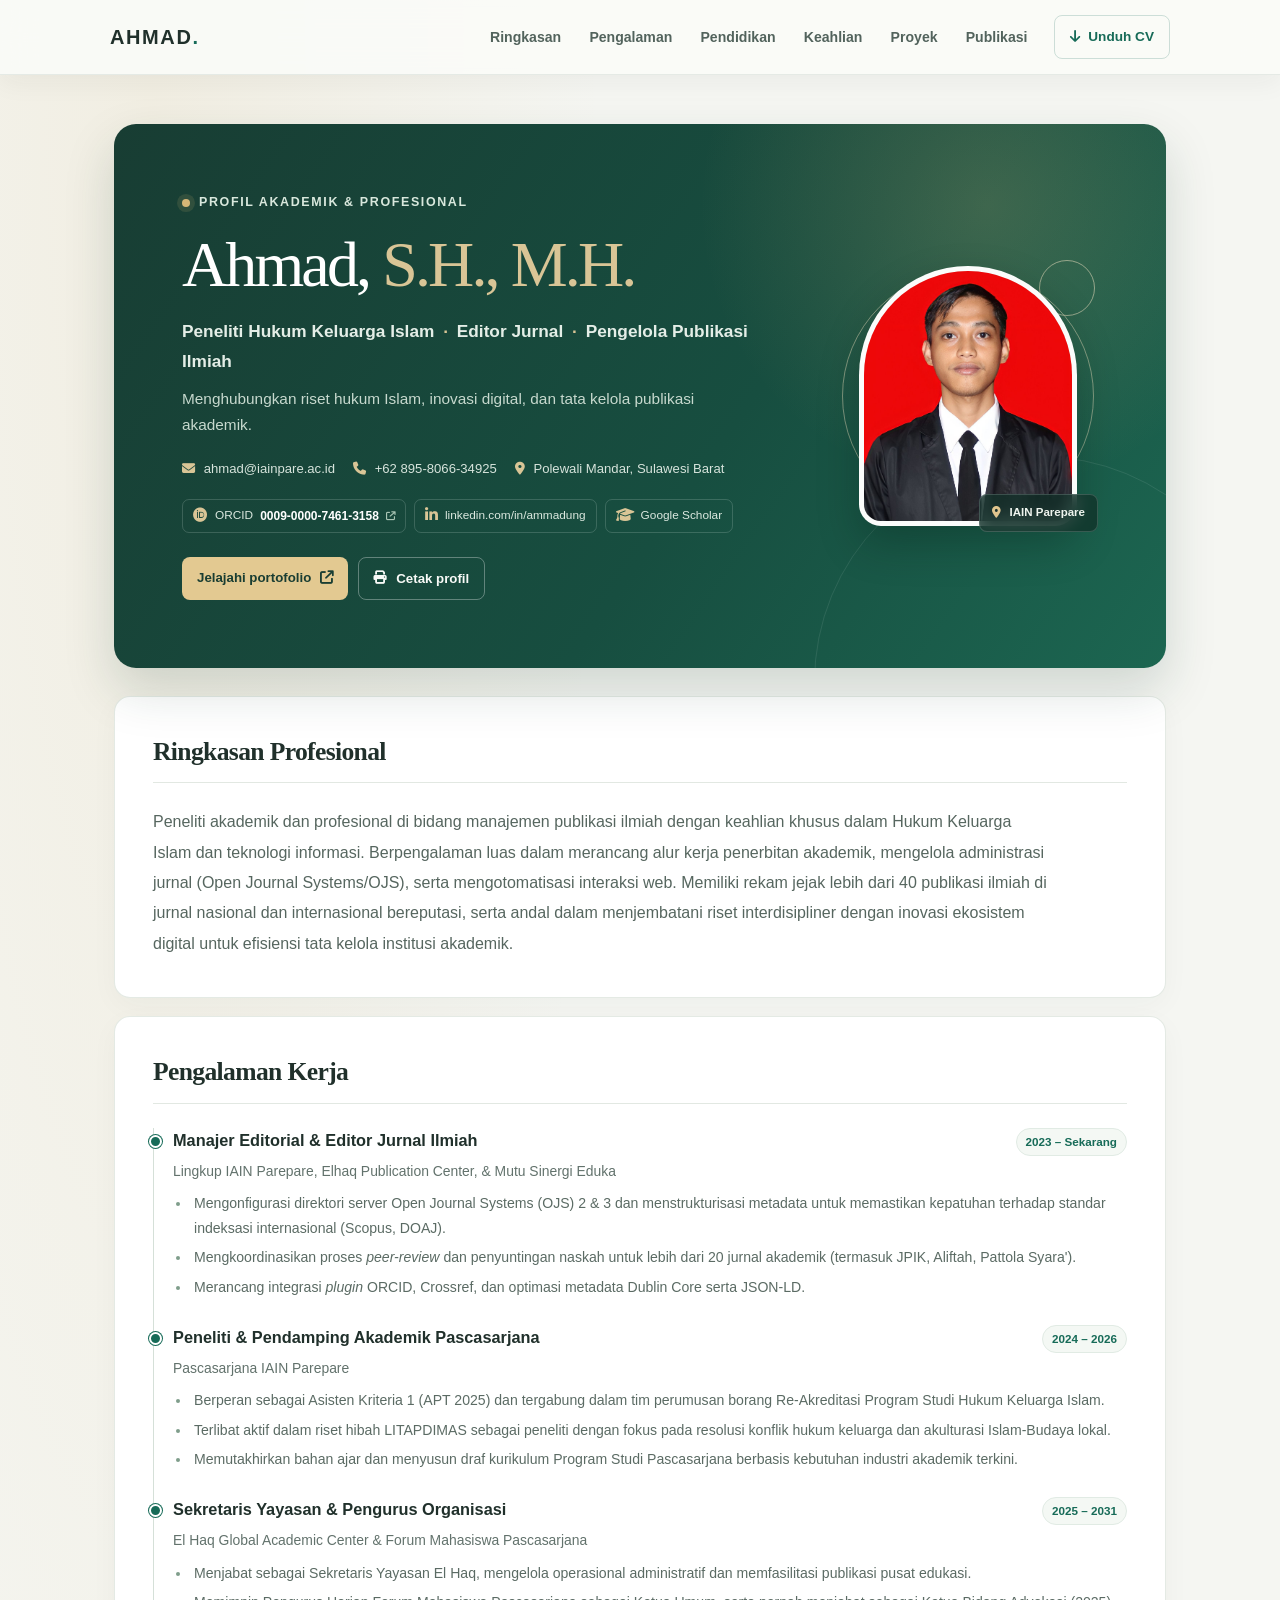
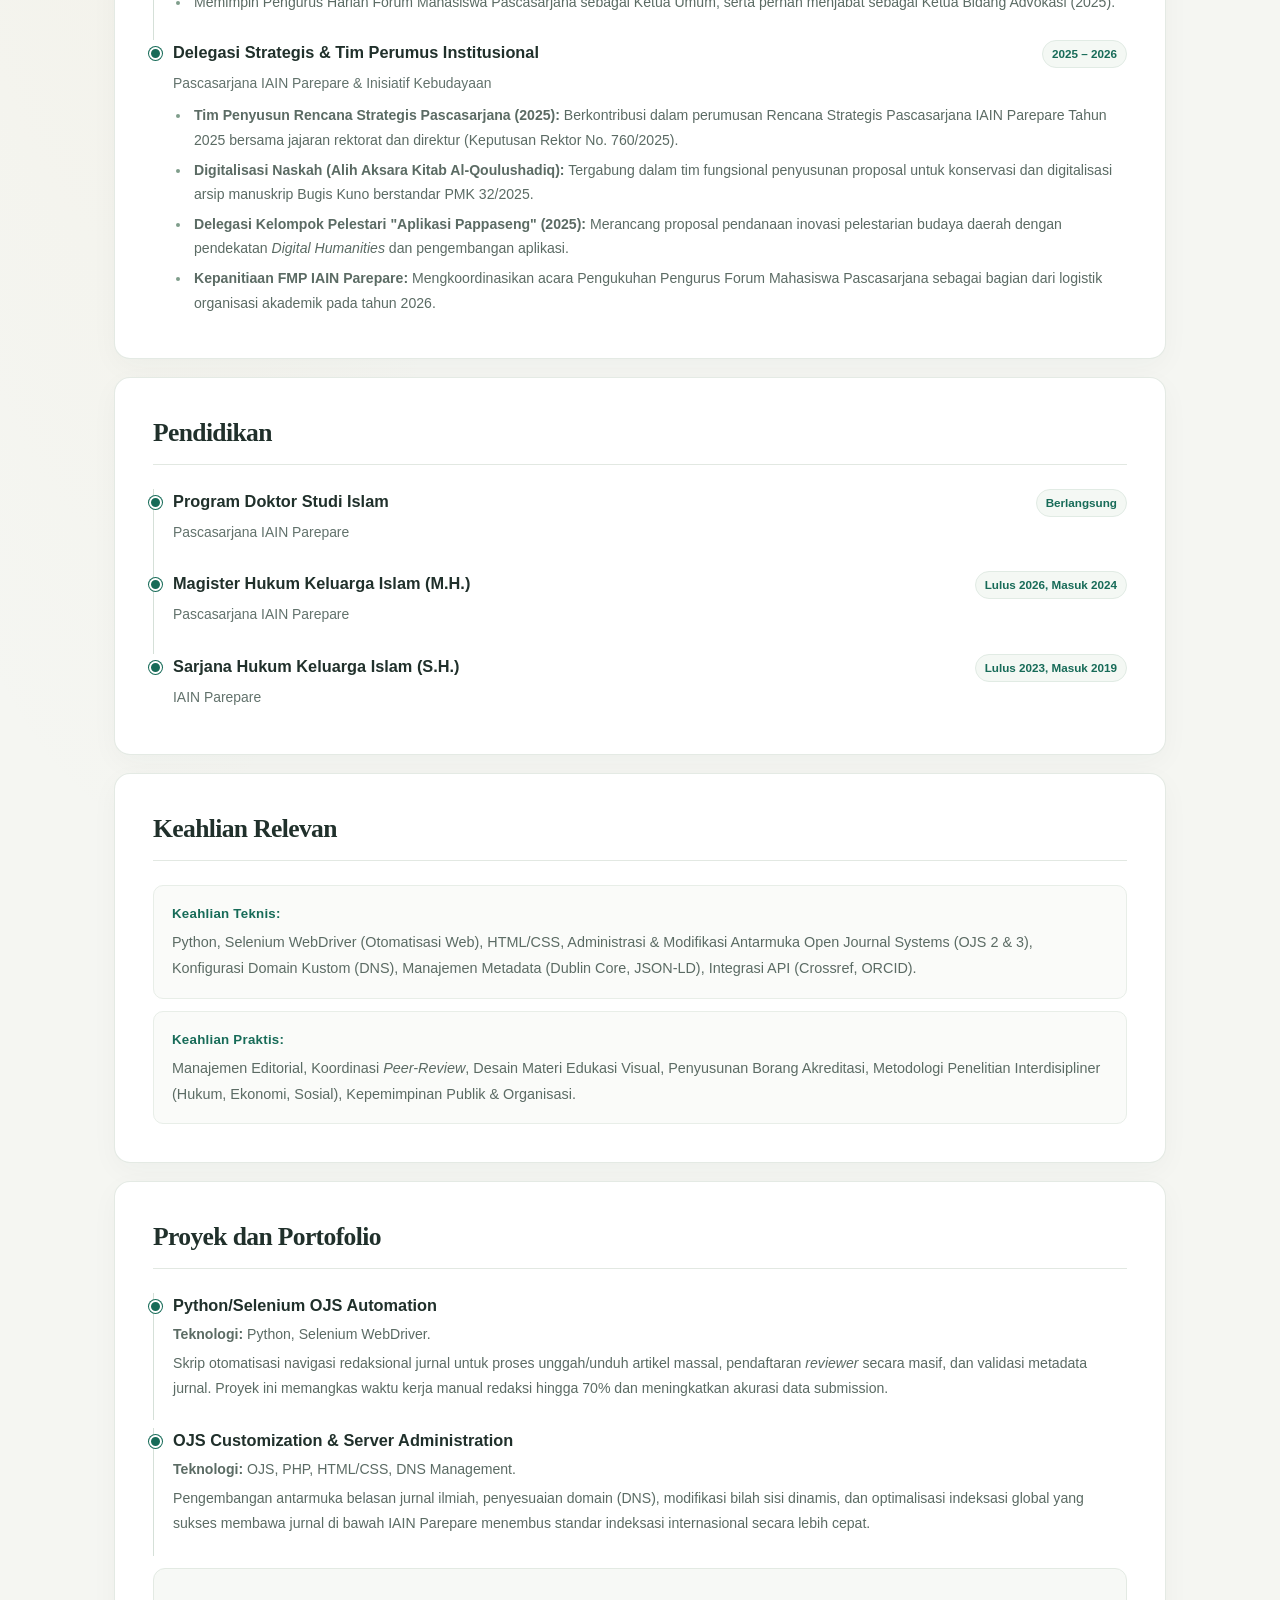
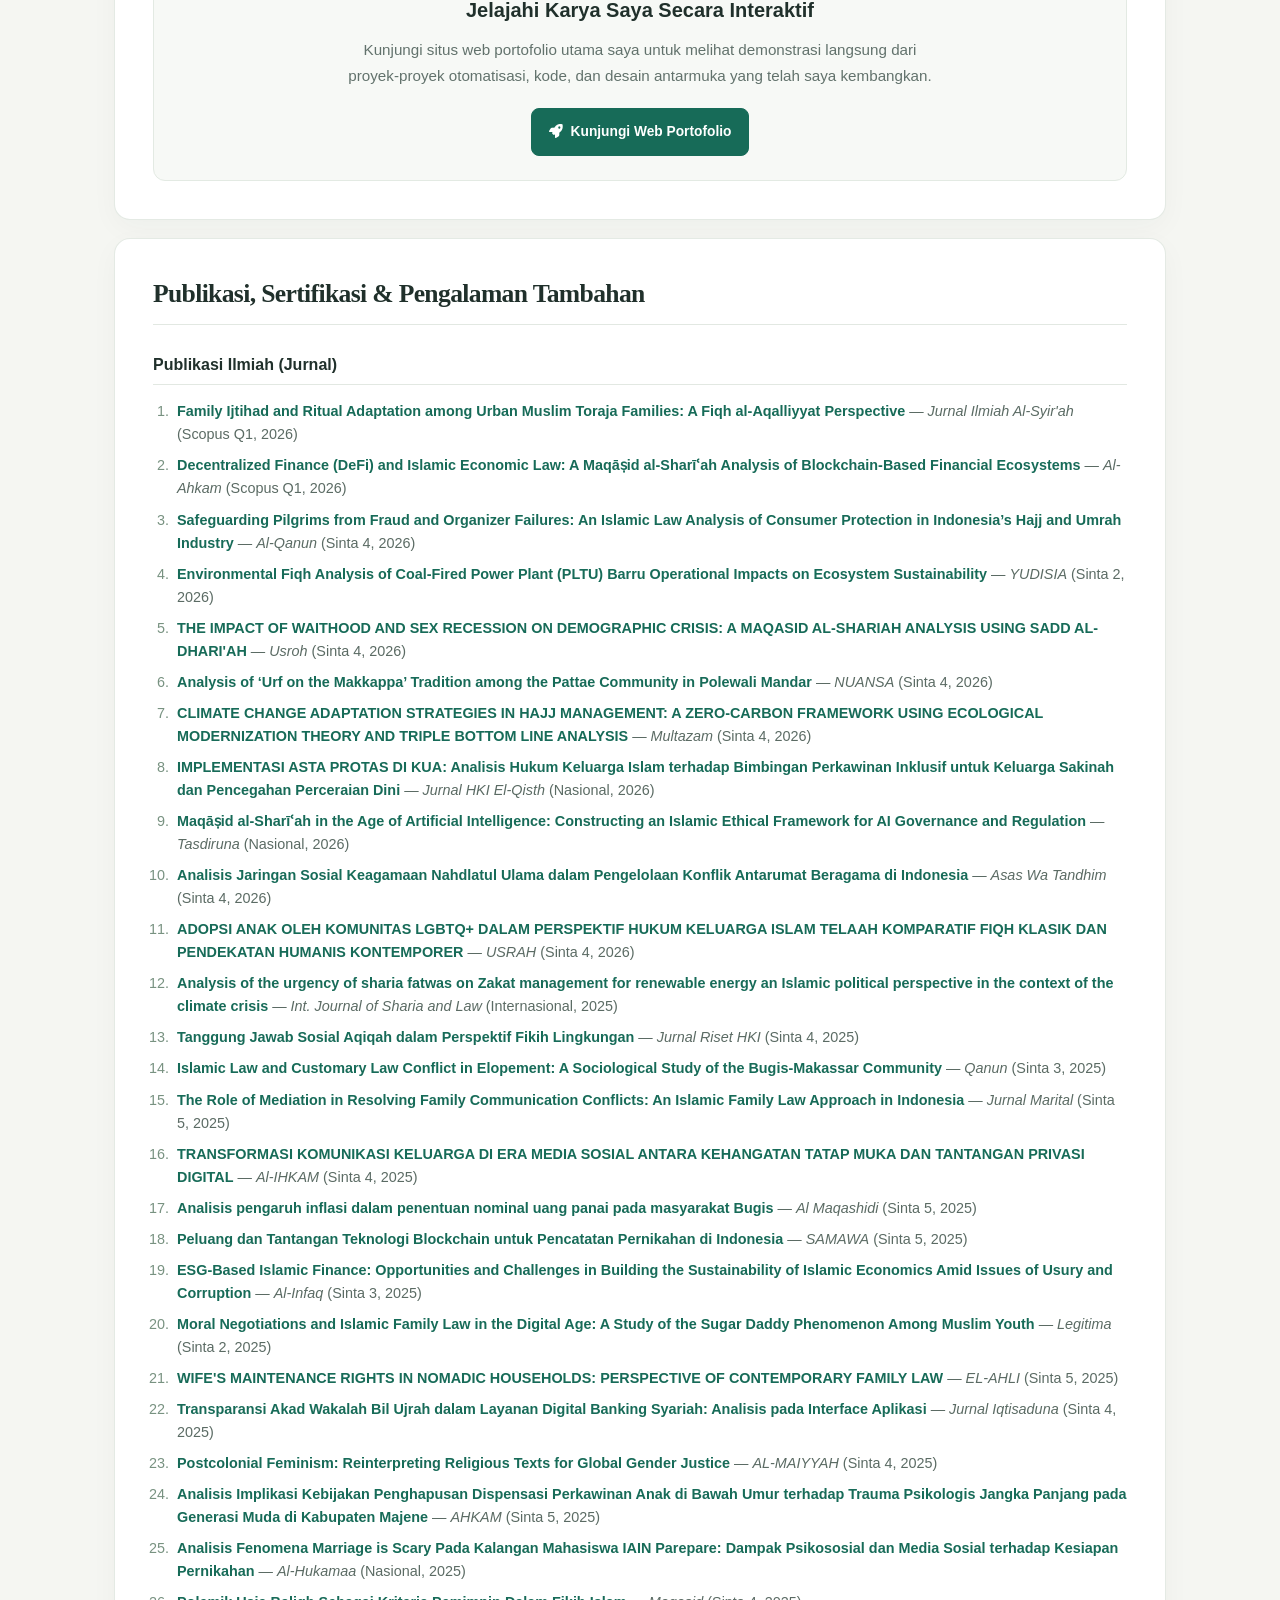
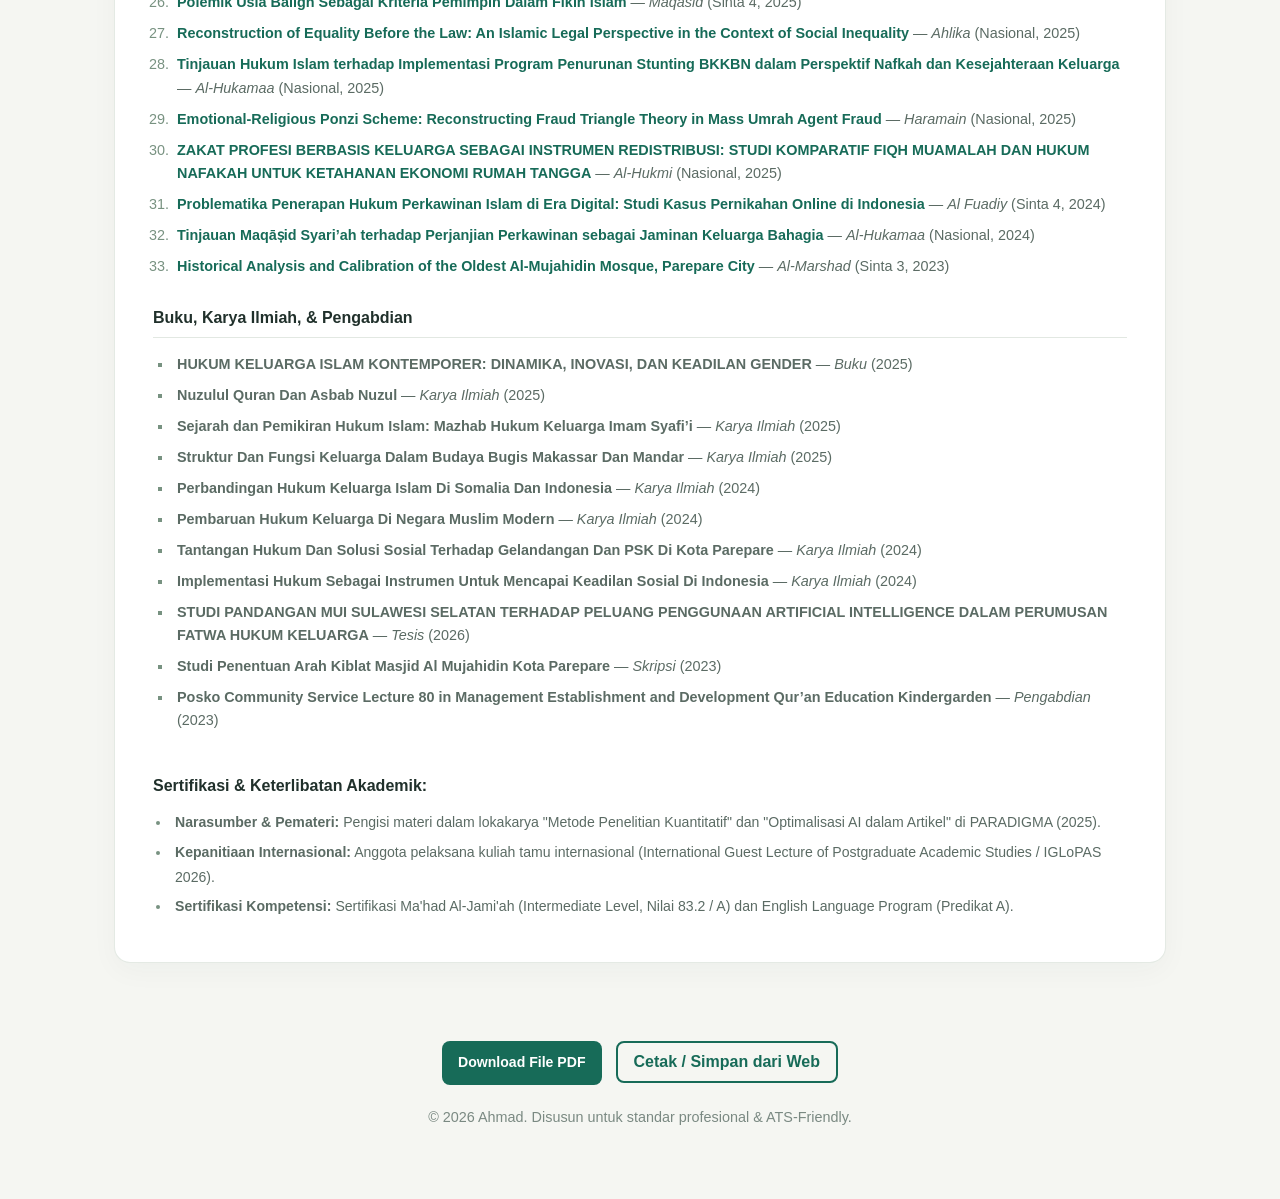
<file: index.html>
<!DOCTYPE html>
<html lang="id">
<head>
    <meta charset="UTF-8">
    <meta name="viewport" content="width=device-width, initial-scale=1.0">
    <title>Ahmad, S.H., M.H. — Profil Akademik</title>
    <meta name="description" content="Profil akademik Ahmad, peneliti Hukum Keluarga Islam, editor jurnal, dan pengelola publikasi ilmiah di IAIN Parepare.">
    <meta name="theme-color" content="#f5f6f2">
    
    <!-- Favicons -->
    <link rel="icon" type="image/png" href="assets/img/icons/favicon-96x96.png" sizes="96x96" />
    <link rel="icon" type="image/svg+xml" href="assets/img/icons/favicon.svg" />
    <link rel="shortcut icon" href="assets/img/icons/favicon.ico" />
    <link rel="apple-touch-icon" sizes="180x180" href="assets/img/icons/apple-touch-icon.png" />
    <link rel="manifest" href="assets/img/icons/site.webmanifest" />

    <link rel="stylesheet" href="assets/css/style.css">
    <link rel="stylesheet" href="https://cdnjs.cloudflare.com/ajax/libs/font-awesome/6.4.0/css/all.min.css">
    <style>
        /* Clean, Professional ATS-Friendly Layout Adjustments */
        body { background-color: var(--bg-light); padding-top: 80px; }
        .cv-container { max-width: 900px; margin: 0 auto; background: white; padding: 60px 80px; box-shadow: 0 4px 20px rgba(0,0,0,0.05); }
        
        .section-title { font-size: 1.5rem; text-transform: uppercase; border-bottom: 2px solid var(--border-color); padding-bottom: 5px; margin-bottom: 20px; margin-top: 40px; text-align: left; }
        .section-title::after { display: none; } /* Remove centered line */
        
        /* 1. Header */
        .cv-header { display: flex; flex-direction: column; align-items: center; text-align: center; border-bottom: 2px solid var(--primary-color); padding-bottom: 20px; margin-bottom: 30px; }
        .cv-header .profile-img { width: 135px; height: 180px; border-radius: 16px; object-fit: cover; margin-bottom: 15px; border: 3px solid var(--primary-color); box-shadow: 0 4px 10px rgba(0,0,0,0.1); padding: 5px; background-color: white; }
        .cv-header h1 { font-size: 2.8rem; margin-bottom: 5px; letter-spacing: 1px; }
        .cv-header .contact-info { display: flex; flex-wrap: wrap; justify-content: center; gap: 15px; font-size: 0.95rem; color: var(--text-color); margin-top: 10px; }
        .cv-header a { color: var(--primary-color); }
        .cv-header a:hover { text-decoration: underline; }

        /* General Content */
        .item-row { display: flex; justify-content: space-between; align-items: baseline; margin-bottom: 5px; }
        .item-title { font-size: 1.15rem; font-weight: bold; color: var(--text-color); }
        .item-subtitle { font-style: italic; color: var(--text-light); }
        .item-date { font-weight: bold; color: var(--primary-color); font-size: 0.95rem; white-space: nowrap; }
        .item-desc { margin-bottom: 20px; font-size: 0.95rem; }
        .item-desc ul { padding-left: 20px; list-style-type: disc; margin-top: 8px; }
        .item-desc li { margin-bottom: 5px; }

        /* Skills */
        .skills-group { margin-bottom: 15px; font-size: 0.95rem; }
        .skills-group strong { color: var(--text-color); }

        /* Attention Button */
        @keyframes pulse-attention {
            0% { transform: scale(1); box-shadow: 0 0 0 0 rgba(37, 99, 235, 0.7); }
            70% { transform: scale(1.05); box-shadow: 0 0 0 10px rgba(37, 99, 235, 0); }
            100% { transform: scale(1); box-shadow: 0 0 0 0 rgba(37, 99, 235, 0); }
        }
        .btn-pulse {
            animation: pulse-attention 2s infinite;
            display: inline-block;
            background-color: var(--primary-color);
            color: white;
            padding: 12px 24px;
            border-radius: 8px;
            text-decoration: none;
            font-weight: bold;
            transition: all 0.3s ease;
        }
        .btn-pulse:hover {
            animation: none;
            background-color: var(--secondary-color);
            color: white !important;
            transform: translateY(-2px);
        }

        @media (max-width: 768px) {
            .cv-container { padding: 30px 20px; }
            .item-row { flex-direction: column; justify-content: flex-start; }
            .item-date { margin-top: 5px; }
        }
        
        /* Print Styles for 'Download from Web' */
        @media print {
            body { background-color: white; padding-top: 0; }
            .cv-container { box-shadow: none; padding: 0; margin: 0; max-width: 100%; }
            .navbar, .no-print { display: none !important; }
            a { text-decoration: none; color: black !important; }
            .item-desc a { color: black !important; font-weight: normal; }
            .section-title { margin-top: 20px; }
        }
    </style>
    <link rel="stylesheet" href="assets/css/profile.css">
</head>
<body>
    <a class="skip-link" href="#summary">Lewati ke konten</a>
    <nav class="navbar" aria-label="Navigasi utama">
        <div class="container">
            <a href="#top" class="logo">AHMAD<span>.</span></a>
            <button class="nav-toggle" type="button" aria-expanded="false" aria-controls="navLinks" aria-label="Buka navigasi">
                <i class="fa-solid fa-bars" aria-hidden="true"></i>
            </button>
            <ul class="nav-links" id="navLinks">
                <li><a href="#summary">Ringkasan</a></li>
                <li><a href="#experience">Pengalaman</a></li>
                <li><a href="#education">Pendidikan</a></li>
                <li><a href="#skills">Keahlian</a></li>
                <li><a href="#projects">Proyek</a></li>
                <li><a href="#publications">Publikasi</a></li>
            </ul>
            <a class="nav-cta" href="assets/docs/CV%20AHMAD.pdf"><i class="fa-solid fa-arrow-down" aria-hidden="true"></i> Unduh CV</a>
        </div>
    </nav>

    <main class="cv-container" id="top">
        
        <!-- 1. Informasi Kontak (Header) -->
        <header class="cv-header">
            <div class="cv-intro">
                <p class="eyebrow"><span class="status-dot"></span> Profil akademik & profesional</p>
                <h1>Ahmad, <span>S.H., M.H.</span></h1>
                <p class="cv-headline">Peneliti Hukum Keluarga Islam <span aria-hidden="true">·</span> Editor Jurnal <span aria-hidden="true">·</span> Pengelola Publikasi Ilmiah</p>
                <p class="cv-lead">Menghubungkan riset hukum Islam, inovasi digital, dan tata kelola publikasi akademik.</p>
                <div class="contact-info">
                    <a href="mailto:ahmad@iainpare.ac.id"><i class="fa-solid fa-envelope" aria-hidden="true"></i> ahmad@iainpare.ac.id</a>
                    <a href="tel:+62895806634925"><i class="fa-solid fa-phone" aria-hidden="true"></i> +62 895-8066-34925</a>
                    <span><i class="fa-solid fa-location-dot" aria-hidden="true"></i> Polewali Mandar, Sulawesi Barat</span>
                </div>
                <div class="profile-links">
                    <a class="profile-link orcid-link" href="https://orcid.org/0009-0000-7461-3158" target="_blank" rel="noopener noreferrer">
                        <i class="fa-brands fa-orcid" aria-hidden="true"></i> <span>ORCID</span> <strong>0009-0000-7461-3158</strong> <i class="fa-solid fa-arrow-up-right-from-square external-icon" aria-hidden="true"></i>
                    </a>
                    <span class="profile-link"><i class="fa-brands fa-linkedin-in" aria-hidden="true"></i> linkedin.com/in/ammadung</span>
                    <span class="profile-link"><i class="fa-solid fa-graduation-cap" aria-hidden="true"></i> Google Scholar</span>
                </div>
                <div class="hero-actions no-print">
                    <a class="btn btn-primary" href="https://peoplecreative46-prog.github.io/ammadung" target="_blank" rel="noopener noreferrer">
                        Jelajahi portofolio <i class="fa-solid fa-arrow-up-right-from-square" aria-hidden="true"></i>
                    </a>
                    <button class="btn btn-secondary" type="button" onclick="window.print()">
                        <i class="fa-solid fa-print" aria-hidden="true"></i> Cetak profil
                    </button>
                </div>
            </div>
            <div class="profile-photo-wrap">
                <span class="photo-orbit" aria-hidden="true"></span>
                <img src="assets/img/hero/profile.jpg" alt="Foto profil Ahmad" class="profile-img">
                <span class="photo-caption"><i class="fa-solid fa-location-dot" aria-hidden="true"></i> IAIN Parepare</span>
            </div>
        </header>

        <!-- 2. Ringkasan Profesional (Summary) -->
        <section id="summary">
            <h2 class="section-title">Ringkasan Profesional</h2>
            <p class="summary-copy">
                Peneliti akademik dan profesional di bidang manajemen publikasi ilmiah dengan keahlian khusus dalam Hukum Keluarga Islam dan teknologi informasi. Berpengalaman luas dalam merancang alur kerja penerbitan akademik, mengelola administrasi jurnal (Open Journal Systems/OJS), serta mengotomatisasi interaksi web. Memiliki rekam jejak lebih dari 40 publikasi ilmiah di jurnal nasional dan internasional bereputasi, serta andal dalam menjembatani riset interdisipliner dengan inovasi ekosistem digital untuk efisiensi tata kelola institusi akademik.
            </p>
        </section>

        <!-- 3. Pengalaman Kerja (Work Experience) -->
        <section id="experience">
            <h2 class="section-title">Pengalaman Kerja</h2>

            <div class="item">
                <div class="item-row">
                    <span class="item-title">Manajer Editorial & Editor Jurnal Ilmiah</span>
                    <span class="item-date">2023 – Sekarang</span>
                </div>
                <div class="item-subtitle">Lingkup IAIN Parepare, Elhaq Publication Center, & Mutu Sinergi Eduka</div>
                <div class="item-desc">
                    <ul>
                        <li>Mengonfigurasi direktori server Open Journal Systems (OJS) 2 & 3 dan menstrukturisasi metadata untuk memastikan kepatuhan terhadap standar indeksasi internasional (Scopus, DOAJ).</li>
                        <li>Mengkoordinasikan proses <em>peer-review</em> dan penyuntingan naskah untuk lebih dari 20 jurnal akademik (termasuk JPIK, Aliftah, Pattola Syara').</li>
                        <li>Merancang integrasi <em>plugin</em> ORCID, Crossref, dan optimasi metadata Dublin Core serta JSON-LD.</li>
                    </ul>
                </div>
            </div>

            <div class="item">
                <div class="item-row">
                    <span class="item-title">Peneliti & Pendamping Akademik Pascasarjana</span>
                    <span class="item-date">2024 – 2026</span>
                </div>
                <div class="item-subtitle">Pascasarjana IAIN Parepare</div>
                <div class="item-desc">
                    <ul>
                        <li>Berperan sebagai Asisten Kriteria 1 (APT 2025) dan tergabung dalam tim perumusan borang Re-Akreditasi Program Studi Hukum Keluarga Islam.</li>
                        <li>Terlibat aktif dalam riset hibah LITAPDIMAS sebagai peneliti dengan fokus pada resolusi konflik hukum keluarga dan akulturasi Islam-Budaya lokal.</li>
                        <li>Memutakhirkan bahan ajar dan menyusun draf kurikulum Program Studi Pascasarjana berbasis kebutuhan industri akademik terkini.</li>
                    </ul>
                </div>
            </div>
            
            <div class="item">
                <div class="item-row">
                    <span class="item-title">Sekretaris Yayasan & Pengurus Organisasi</span>
                    <span class="item-date">2025 – 2031</span>
                </div>
                <div class="item-subtitle">El Haq Global Academic Center & Forum Mahasiswa Pascasarjana</div>
                <div class="item-desc">
                    <ul>
                        <li>Menjabat sebagai Sekretaris Yayasan El Haq, mengelola operasional administratif dan memfasilitasi publikasi pusat edukasi.</li>
                        <li>Memimpin Pengurus Harian Forum Mahasiswa Pascasarjana sebagai Ketua Umum, serta pernah menjabat sebagai Ketua Bidang Advokasi (2025).</li>
                    </ul>
                </div>
            </div>

            <div class="item">
                <div class="item-row">
                    <span class="item-title">Delegasi Strategis & Tim Perumus Institusional</span>
                    <span class="item-date">2025 – 2026</span>
                </div>
                <div class="item-subtitle">Pascasarjana IAIN Parepare & Inisiatif Kebudayaan</div>
                <div class="item-desc">
                    <ul>
                        <li><strong>Tim Penyusun Rencana Strategis Pascasarjana (2025):</strong> Berkontribusi dalam perumusan Rencana Strategis Pascasarjana IAIN Parepare Tahun 2025 bersama jajaran rektorat dan direktur (Keputusan Rektor No. 760/2025).</li>
                        <li><strong>Digitalisasi Naskah (Alih Aksara Kitab Al-Qoulushadiq):</strong> Tergabung dalam tim fungsional penyusunan proposal untuk konservasi dan digitalisasi arsip manuskrip Bugis Kuno berstandar PMK 32/2025.</li>
                        <li><strong>Delegasi Kelompok Pelestari "Aplikasi Pappaseng" (2025):</strong> Merancang proposal pendanaan inovasi pelestarian budaya daerah dengan pendekatan <em>Digital Humanities</em> dan pengembangan aplikasi.</li>
                        <li><strong>Kepanitiaan FMP IAIN Parepare:</strong> Mengkoordinasikan acara Pengukuhan Pengurus Forum Mahasiswa Pascasarjana sebagai bagian dari logistik organisasi akademik pada tahun 2026.</li>
                    </ul>
                </div>
            </div>
        </section>

        <!-- 4. Pendidikan (Education) -->
        <section id="education">
            <h2 class="section-title">Pendidikan</h2>

            <div class="item">
                <div class="item-row">
                    <span class="item-title">Program Doktor Studi Islam</span>
                    <span class="item-date">Berlangsung</span>
                </div>
                <div class="item-subtitle">Pascasarjana IAIN Parepare</div>
            </div>

            <div class="item">
                <div class="item-row">
                    <span class="item-title">Magister Hukum Keluarga Islam (M.H.)</span>
                    <span class="item-date">Lulus 2026, Masuk 2024</span>
                </div>
                <div class="item-subtitle">Pascasarjana IAIN Parepare</div>
            </div>

            <div class="item">
                <div class="item-row">
                    <span class="item-title">Sarjana Hukum Keluarga Islam (S.H.)</span>
                    <span class="item-date">Lulus 2023, Masuk 2019</span>
                </div>
                <div class="item-subtitle">IAIN Parepare</div>
            </div>
        </section>

        <!-- 5. Keahlian Relevan (Skills) -->
        <section id="skills">
            <h2 class="section-title">Keahlian Relevan</h2>
            <div class="item-desc">
                <div class="skills-group">
                    <strong>Keahlian Teknis:</strong> Python, Selenium WebDriver (Otomatisasi Web), HTML/CSS, Administrasi & Modifikasi Antarmuka Open Journal Systems (OJS 2 & 3), Konfigurasi Domain Kustom (DNS), Manajemen Metadata (Dublin Core, JSON-LD), Integrasi API (Crossref, ORCID).
                </div>
                <div class="skills-group">
                    <strong>Keahlian Praktis:</strong> Manajemen Editorial, Koordinasi <em>Peer-Review</em>, Desain Materi Edukasi Visual, Penyusunan Borang Akreditasi, Metodologi Penelitian Interdisipliner (Hukum, Ekonomi, Sosial), Kepemimpinan Publik & Organisasi.
                </div>
            </div>
        </section>

        <!-- 6. Proyek dan Portofolio (Projects) -->
        <section id="projects">
            <h2 class="section-title">Proyek dan Portofolio</h2>

            <div class="item">
                <div class="item-row">
                    <span class="item-title">Python/Selenium OJS Automation</span>
                </div>
                <div class="item-desc">
                    <p style="margin-bottom: 5px;"><strong>Teknologi:</strong> Python, Selenium WebDriver.</p>
                    <p>Skrip otomatisasi navigasi redaksional jurnal untuk proses unggah/unduh artikel massal, pendaftaran <em>reviewer</em> secara masif, dan validasi metadata jurnal. Proyek ini memangkas waktu kerja manual redaksi hingga 70% dan meningkatkan akurasi data submission.</p>
                </div>
            </div>

            <div class="item">
                <div class="item-row">
                    <span class="item-title">OJS Customization & Server Administration</span>
                </div>
                <div class="item-desc">
                    <p style="margin-bottom: 5px;"><strong>Teknologi:</strong> OJS, PHP, HTML/CSS, DNS Management.</p>
                    <p>Pengembangan antarmuka belasan jurnal ilmiah, penyesuaian domain (DNS), modifikasi bilah sisi dinamis, dan optimalisasi indeksasi global yang sukses membawa jurnal di bawah IAIN Parepare menembus standar indeksasi internasional secara lebih cepat.</p>
                </div>
            </div>

            <div class="item" style="text-align: center; margin-top: 40px; padding: 30px 20px; background-color: var(--bg-light); border-radius: 12px; border: 1px dashed var(--primary-color);">
                <h3 style="margin-bottom: 10px; color: var(--text-color); font-size: 1.25rem;">Jelajahi Karya Saya Secara Interaktif</h3>
                <p style="margin-bottom: 20px; font-size: 0.95rem; color: var(--text-light); max-width: 600px; margin-left: auto; margin-right: auto;">Kunjungi situs web portofolio utama saya untuk melihat demonstrasi langsung dari proyek-proyek otomatisasi, kode, dan desain antarmuka yang telah saya kembangkan.</p>
                <a href="https://peoplecreative46-prog.github.io/ammadung" target="_blank" class="btn-pulse">
                    <i class="fa-solid fa-rocket" style="margin-right: 8px;"></i> Kunjungi Web Portofolio
                </a>
            </div>
        </section>

        <!-- 7. Publikasi, Sertifikasi & Pengalaman Tambahan -->
        <section id="publications">
            <h2 class="section-title">Publikasi, Sertifikasi & Pengalaman Tambahan</h2>

            <div class="item-desc" style="margin-bottom: 40px;">
                <p style="margin-bottom: 15px; font-size: 1.1rem; font-weight: bold; color: var(--text-color); border-bottom: 1px solid var(--border-color); padding-bottom: 5px;">Publikasi Ilmiah (Jurnal)</p>
                <ol style="padding-left: 20px; font-size: 0.9rem; margin-bottom: 25px; line-height: 1.6;">
                    <li style="margin-bottom: 8px;"><a href="https://journal.iain-manado.ac.id/index.php/JIS/article/view/4066" target="_blank" style="color: var(--primary-color); text-decoration: none;"><strong>Family Ijtihad and Ritual Adaptation among Urban Muslim Toraja Families: A Fiqh al-Aqalliyyat Perspective</strong></a> — <em>Jurnal Ilmiah Al-Syir'ah</em> (Scopus Q1, 2026)</li>
                    <li style="margin-bottom: 8px;"><a href="https://ejournal.uinsaid.ac.id/al-ahkam/article/view/11955" target="_blank" style="color: var(--primary-color); text-decoration: none;"><strong>Decentralized Finance (DeFi) and Islamic Economic Law: A Maqāṣid al-Sharīʿah Analysis of Blockchain-Based Financial Ecosystems</strong></a> — <em>Al-Ahkam</em> (Scopus Q1, 2026)</li>
                    <li style="margin-bottom: 8px;"><a href="https://jurnal.uinsu.ac.id/index.php/alqanun/article/view/28253" target="_blank" style="color: var(--primary-color); text-decoration: none;"><strong>Safeguarding Pilgrims from Fraud and Organizer Failures: An Islamic Law Analysis of Consumer Protection in Indonesia’s Hajj and Umrah Industry</strong></a> — <em>Al-Qanun</em> (Sinta 4, 2026)</li>
                    <li style="margin-bottom: 8px;"><a href="https://journal.iainkudus.ac.id/index.php/Yudisia/article/view/34046/0" target="_blank" style="color: var(--primary-color); text-decoration: none;"><strong>Environmental Fiqh Analysis of Coal-Fired Power Plant (PLTU) Barru Operational Impacts on Ecosystem Sustainability</strong></a> — <em>YUDISIA</em> (Sinta 2, 2026)</li>
                    <li style="margin-bottom: 8px;"><a href="https://jurnal.radenfatah.ac.id/index.php/usroh/article/view/34356/10321" target="_blank" style="color: var(--primary-color); text-decoration: none;"><strong>THE IMPACT OF WAITHOOD AND SEX RECESSION ON DEMOGRAPHIC CRISIS: A MAQASID AL-SHARIAH ANALYSIS USING SADD AL-DHARI'AH</strong></a> — <em>Usroh</em> (Sinta 4, 2026)</li>
                    <li style="margin-bottom: 8px;"><a href="https://ejournal.uinmadura.ac.id/index.php/nuansa/article/view/20437/5418" target="_blank" style="color: var(--primary-color); text-decoration: none;"><strong>Analysis of ‘Urf on the Makkappa’ Tradition among the Pattae Community in Polewali Mandar</strong></a> — <em>NUANSA</em> (Sinta 4, 2026)</li>
                    <li style="margin-bottom: 8px;"><a href="https://e-journal.metrouniv.ac.id/Multazam/article/view/13043" target="_blank" style="color: var(--primary-color); text-decoration: none;"><strong>CLIMATE CHANGE ADAPTATION STRATEGIES IN HAJJ MANAGEMENT: A ZERO-CARBON FRAMEWORK USING ECOLOGICAL MODERNIZATION THEORY AND TRIPLE BOTTOM LINE ANALYSIS</strong></a> — <em>Multazam</em> (Sinta 4, 2026)</li>
                    <li style="margin-bottom: 8px;"><a href="https://ejournal.uluwiyah.ac.id/index.php/qisth/article/view/481" target="_blank" style="color: var(--primary-color); text-decoration: none;"><strong>IMPLEMENTASI ASTA PROTAS DI KUA: Analisis Hukum Keluarga Islam terhadap Bimbingan Perkawinan Inklusif untuk Keluarga Sakinah dan Pencegahan Perceraian Dini</strong></a> — <em>Jurnal HKI El-Qisth</em> (Nasional, 2026)</li>
                    <li style="margin-bottom: 8px;"><a href="https://tashdiruna.elhaqpubcenter.org/tasdiruna/article/view/7" target="_blank" style="color: var(--primary-color); text-decoration: none;"><strong>Maqāṣid al-Sharīʿah in the Age of Artificial Intelligence: Constructing an Islamic Ethical Framework for AI Governance and Regulation</strong></a> — <em>Tasdiruna</em> (Nasional, 2026)</li>
                    <li style="margin-bottom: 8px;"><a href="https://jurnal.ucy.ac.id/index.php/awtjhpsa/article/view/3480" target="_blank" style="color: var(--primary-color); text-decoration: none;"><strong>Analisis Jaringan Sosial Keagamaan Nahdlatul Ulama dalam Pengelolaan Konflik Antarumat Beragama di Indonesia</strong></a> — <em>Asas Wa Tandhim</em> (Sinta 4, 2026)</li>
                    <li style="margin-bottom: 8px;"><a href="https://jurnal.staim-probolinggo.ac.id/index.php/USRAH/article/view/2603" target="_blank" style="color: var(--primary-color); text-decoration: none;"><strong>ADOPSI ANAK OLEH KOMUNITAS LGBTQ+ DALAM PERSPEKTIF HUKUM KELUARGA ISLAM TELAAH KOMPARATIF FIQH KLASIK DAN PENDEKATAN HUMANIS KONTEMPORER</strong></a> — <em>USRAH</em> (Sinta 4, 2026)</li>
                    <li style="margin-bottom: 8px;"><a href="https://journal.qiyam.or.id/index.php/sharia-law/article/view/7" target="_blank" style="color: var(--primary-color); text-decoration: none;"><strong>Analysis of the urgency of sharia fatwas on Zakat management for renewable energy an Islamic political perspective in the context of the climate crisis</strong></a> — <em>Int. Journal of Sharia and Law</em> (Internasional, 2025)</li>
                    <li style="margin-bottom: 8px;"><a href="https://journals.unisba.ac.id/index.php/JRHKI/article/view/8038" target="_blank" style="color: var(--primary-color); text-decoration: none;"><strong>Tanggung Jawab Sosial Aqiqah dalam Perspektif Fikih Lingkungan</strong></a> — <em>Jurnal Riset HKI</em> (Sinta 4, 2025)</li>
                    <li style="margin-bottom: 8px;"><a href="https://jurnal.untirta.ac.id/index.php/qanun/article/view/35495" target="_blank" style="color: var(--primary-color); text-decoration: none;"><strong>Islamic Law and Customary Law Conflict in Elopement: A Sociological Study of the Bugis-Makassar Community</strong></a> — <em>Qanun</em> (Sinta 3, 2025)</li>
                    <li style="margin-bottom: 8px;"><a href="https://ejurnal.iainpare.ac.id/index.php/marital_hki/article/view/14373" target="_blank" style="color: var(--primary-color); text-decoration: none;"><strong>The Role of Mediation in Resolving Family Communication Conflicts: An Islamic Family Law Approach in Indonesia</strong></a> — <em>Jurnal Marital</em> (Sinta 5, 2025)</li>
                    <li style="margin-bottom: 8px;"><a href="https://journal.uinmataram.ac.id/index.php/alihkam/article/view/13360" target="_blank" style="color: var(--primary-color); text-decoration: none;"><strong>TRANSFORMASI KOMUNIKASI KELUARGA DI ERA MEDIA SOSIAL ANTARA KEHANGATAN TATAP MUKA DAN TANTANGAN PRIVASI DIGITAL</strong></a> — <em>Al-IHKAM</em> (Sinta 4, 2025)</li>
                    <li style="margin-bottom: 8px;"><a href="https://journal.unugiri.ac.id/index.php/almaqashidi/article/view/4578" target="_blank" style="color: var(--primary-color); text-decoration: none;"><strong>Analisis pengaruh inflasi dalam penentuan nominal uang panai pada masyarakat Bugis</strong></a> — <em>Al Maqashidi</em> (Sinta 5, 2025)</li>
                    <li style="margin-bottom: 8px;"><a href="https://ejournal.indafa.ac.id/index.php/samawa/article/view/183" target="_blank" style="color: var(--primary-color); text-decoration: none;"><strong>Peluang dan Tantangan Teknologi Blockchain untuk Pencatatan Pernikahan di Indonesia</strong></a> — <em>SAMAWA</em> (Sinta 5, 2025)</li>
                    <li style="margin-bottom: 8px;"><a href="https://ejournal2.uika-bogor.ac.id/index.php/alinfaq/article/view/2328" target="_blank" style="color: var(--primary-color); text-decoration: none;"><strong>ESG-Based Islamic Finance: Opportunities and Challenges in Building the Sustainability of Islamic Economics Amid Issues of Usury and Corruption</strong></a> — <em>Al-Infaq</em> (Sinta 3, 2025)</li>
                    <li style="margin-bottom: 8px;"><a href="https://ejournal.uit-lirboyo.ac.id/index.php/legitima/article/view/8109" target="_blank" style="color: var(--primary-color); text-decoration: none;"><strong>Moral Negotiations and Islamic Family Law in the Digital Age: A Study of the Sugar Daddy Phenomenon Among Muslim Youth</strong></a> — <em>Legitima</em> (Sinta 2, 2025)</li>
                    <li style="margin-bottom: 8px;"><a href="https://jurnal.stain-madina.ac.id/index.php/el-ahli/article/view/2631" target="_blank" style="color: var(--primary-color); text-decoration: none;"><strong>WIFE'S MAINTENANCE RIGHTS IN NOMADIC HOUSEHOLDS: PERSPECTIVE OF CONTEMPORARY FAMILY LAW</strong></a> — <em>EL-AHLI</em> (Sinta 5, 2025)</li>
                    <li style="margin-bottom: 8px;"><a href="https://journal.uin-alauddin.ac.id/index.php/Iqtisaduna/article/download/58457/24044/200775" target="_blank" style="color: var(--primary-color); text-decoration: none;"><strong>Transparansi Akad Wakalah Bil Ujrah dalam Layanan Digital Banking Syariah: Analisis pada Interface Aplikasi</strong></a> — <em>Jurnal Iqtisaduna</em> (Sinta 4, 2025)</li>
                    <li style="margin-bottom: 8px;"><a href="https://ejurnal.iainpare.ac.id/index.php/almaiyyah/article/view/14946" target="_blank" style="color: var(--primary-color); text-decoration: none;"><strong>Postcolonial Feminism: Reinterpreting Religious Texts for Global Gender Justice</strong></a> — <em>AL-MAIYYAH</em> (Sinta 4, 2025)</li>
                    <li style="margin-bottom: 8px;"><a href="https://ejournal.yasin-alsys.org/ahkam/article/view/7629" target="_blank" style="color: var(--primary-color); text-decoration: none;"><strong>Analisis Implikasi Kebijakan Penghapusan Dispensasi Perkawinan Anak di Bawah Umur terhadap Trauma Psikologis Jangka Panjang pada Generasi Muda di Kabupaten Majene</strong></a> — <em>AHKAM</em> (Sinta 5, 2025)</li>
                    <li style="margin-bottom: 8px;"><a href="http://ejurnal.iainpare.ac.id/index.php/hukamaa/article/view/16317" target="_blank" style="color: var(--primary-color); text-decoration: none;"><strong>Analisis Fenomena Marriage is Scary Pada Kalangan Mahasiswa IAIN Parepare: Dampak Psikososial dan Media Sosial terhadap Kesiapan Pernikahan</strong></a> — <em>Al-Hukamaa</em> (Nasional, 2025)</li>
                    <li style="margin-bottom: 8px;"><a href="https://journal.um-surabaya.ac.id/Maqasid/article/view/27850" target="_blank" style="color: var(--primary-color); text-decoration: none;"><strong>Polemik Usia Baligh Sebagai Kriteria Pemimpin Dalam Fikih Islam</strong></a> — <em>Maqasid</em> (Sinta 4, 2025)</li>
                    <li style="margin-bottom: 8px;"><a href="https://journal.abdurraufinstitute.org/index.php/ahlika/article/view/405/338" target="_blank" style="color: var(--primary-color); text-decoration: none;"><strong>Reconstruction of Equality Before the Law: An Islamic Legal Perspective in the Context of Social Inequality</strong></a> — <em>Ahlika</em> (Nasional, 2025)</li>
                    <li style="margin-bottom: 8px;"><a href="https://ejurnal.iainpare.ac.id/index.php/hukamaa/article/view/14806" target="_blank" style="color: var(--primary-color); text-decoration: none;"><strong>Tinjauan Hukum Islam terhadap Implementasi Program Penurunan Stunting BKKBN dalam Perspektif Nafkah dan Kesejahteraan Keluarga</strong></a> — <em>Al-Hukamaa</em> (Nasional, 2025)</li>
                    <li style="margin-bottom: 8px;"><a href="https://journal.mediahajiumrah.com/haramain/article/view/4" target="_blank" style="color: var(--primary-color); text-decoration: none;"><strong>Emotional-Religious Ponzi Scheme: Reconstructing Fraud Triangle Theory in Mass Umrah Agent Fraud</strong></a> — <em>Haramain</em> (Nasional, 2025)</li>
                    <li style="margin-bottom: 8px;"><a href="https://journal.ibrahimy.ac.id/index.php/alhukmi/article/view/8290" target="_blank" style="color: var(--primary-color); text-decoration: none;"><strong>ZAKAT PROFESI BERBASIS KELUARGA SEBAGAI INSTRUMEN REDISTRIBUSI: STUDI KOMPARATIF FIQH MUAMALAH DAN HUKUM NAFAKAH UNTUK KETAHANAN EKONOMI RUMAH TANGGA</strong></a> — <em>Al-Hukmi</em> (Nasional, 2025)</li>
                    <li style="margin-bottom: 8px;"><a href="https://journal.insyaka.ac.id/index.php/AF/article/view/1165" target="_blank" style="color: var(--primary-color); text-decoration: none;"><strong>Problematika Penerapan Hukum Perkawinan Islam di Era Digital: Studi Kasus Pernikahan Online di Indonesia</strong></a> — <em>Al Fuadiy</em> (Sinta 4, 2024)</li>
                    <li style="margin-bottom: 8px;"><a href="https://ejurnal.iainpare.ac.id/index.php/hukamaa/article/view/10853" target="_blank" style="color: var(--primary-color); text-decoration: none;"><strong>Tinjauan Maqāṣid Syari’ah terhadap Perjanjian Perkawinan sebagai Jaminan Keluarga Bahagia</strong></a> — <em>Al-Hukamaa</em> (Nasional, 2024)</li>
                    <li style="margin-bottom: 8px;"><a href="https://jurnal.umsu.ac.id:444/index.php/almarshad/article/view/16982/0" target="_blank" style="color: var(--primary-color); text-decoration: none;"><strong>Historical Analysis and Calibration of the Oldest Al-Mujahidin Mosque, Parepare City</strong></a> — <em>Al-Marshad</em> (Sinta 3, 2023)</li>
                </ol>

                <p style="margin-bottom: 15px; font-size: 1.1rem; font-weight: bold; color: var(--text-color); border-bottom: 1px solid var(--border-color); padding-bottom: 5px;">Buku, Karya Ilmiah, & Pengabdian</p>
                <ul style="padding-left: 20px; font-size: 0.9rem; line-height: 1.6; list-style-type: square;">
                    <li style="margin-bottom: 8px;"><strong>HUKUM KELUARGA ISLAM KONTEMPORER: DINAMIKA, INOVASI, DAN KEADILAN GENDER</strong> — <em>Buku</em> (2025)</li>
                    <li style="margin-bottom: 8px;"><strong>Nuzulul Quran Dan Asbab Nuzul</strong> — <em>Karya Ilmiah</em> (2025)</li>
                    <li style="margin-bottom: 8px;"><strong>Sejarah dan Pemikiran Hukum Islam: Mazhab Hukum Keluarga Imam Syafi’i</strong> — <em>Karya Ilmiah</em> (2025)</li>
                    <li style="margin-bottom: 8px;"><strong>Struktur Dan Fungsi Keluarga Dalam Budaya Bugis Makassar Dan Mandar</strong> — <em>Karya Ilmiah</em> (2025)</li>
                    <li style="margin-bottom: 8px;"><strong>Perbandingan Hukum Keluarga Islam Di Somalia Dan Indonesia</strong> — <em>Karya Ilmiah</em> (2024)</li>
                    <li style="margin-bottom: 8px;"><strong>Pembaruan Hukum Keluarga Di Negara Muslim Modern</strong> — <em>Karya Ilmiah</em> (2024)</li>
                    <li style="margin-bottom: 8px;"><strong>Tantangan Hukum Dan Solusi Sosial Terhadap Gelandangan Dan PSK Di Kota Parepare</strong> — <em>Karya Ilmiah</em> (2024)</li>
                    <li style="margin-bottom: 8px;"><strong>Implementasi Hukum Sebagai Instrumen Untuk Mencapai Keadilan Sosial Di Indonesia</strong> — <em>Karya Ilmiah</em> (2024)</li>
                    <li style="margin-bottom: 8px;"><strong>STUDI PANDANGAN MUI SULAWESI SELATAN TERHADAP PELUANG PENGGUNAAN ARTIFICIAL INTELLIGENCE DALAM PERUMUSAN FATWA HUKUM KELUARGA</strong> — <em>Tesis</em> (2026)</li>
                    <li style="margin-bottom: 8px;"><strong>Studi Penentuan Arah Kiblat Masjid Al Mujahidin Kota Parepare</strong> — <em>Skripsi</em> (2023)</li>
                    <li style="margin-bottom: 8px;"><strong>Posko Community Service Lecture 80 in Management Establishment and Development Qur’an Education Kindergarden</strong> — <em>Pengabdian</em> (2023)</li>
                </ul>
            </div>

            <div class="item-desc">
                <p style="margin-bottom: 10px; font-weight: bold; color: var(--text-color);">Sertifikasi & Keterlibatan Akademik:</p>
                <ul>
                    <li><strong>Narasumber & Pemateri:</strong> Pengisi materi dalam lokakarya "Metode Penelitian Kuantitatif" dan "Optimalisasi AI dalam Artikel" di PARADIGMA (2025).</li>
                    <li><strong>Kepanitiaan Internasional:</strong> Anggota pelaksana kuliah tamu internasional (International Guest Lecture of Postgraduate Academic Studies / IGLoPAS 2026).</li>
                    <li><strong>Sertifikasi Kompetensi:</strong> Sertifikasi Ma'had Al-Jami'ah (Intermediate Level, Nilai 83.2 / A) dan English Language Program (Predikat A).</li>
                </ul>
            </div>
        </section>
        
        <div class="no-print" style="text-align: center; margin-top: 50px; font-size: 0.9rem; color: var(--text-light);">
            <a href="assets/docs/CV%20AHMAD.pdf" class="btn btn-primary" style="margin-bottom: 20px; margin-right: 10px;">Download File PDF</a>
            <button onclick="window.print()" class="btn btn-secondary" style="margin-bottom: 20px; font-family: inherit; font-size: 1rem;">Cetak / Simpan dari Web</button>
            <p>&copy; 2026 Ahmad. Disusun untuk standar profesional & ATS-Friendly.</p>
        </div>

    </main>

    <script src="assets/js/main.js"></script>
</body>
</html>
</file>
<file: assets/css/style.css>
/* Variable Definitions */
:root {
    --primary-color: #2563eb;
    --secondary-color: #1e40af;
    --text-color: #333333;
    --text-light: #666666;
    --bg-color: #ffffff;
    --bg-light: #f3f4f6;
    --border-color: #e5e7eb;
    --font-family: 'Segoe UI', Tahoma, Geneva, Verdana, sans-serif;
    --transition: all 0.3s ease;
}

/* Base Styles */
* {
    margin: 0;
    padding: 0;
    box-sizing: border-box;
}

html {
    scroll-behavior: smooth;
}

body {
    font-family: var(--font-family);
    color: var(--text-color);
    line-height: 1.6;
    background-color: var(--bg-color);
}

.container {
    max-width: 1100px;
    margin: 0 auto;
    padding: 0 20px;
}

.section {
    padding: 80px 0;
}

.section-title {
    text-align: center;
    font-size: 2.5rem;
    margin-bottom: 50px;
    position: relative;
    color: var(--text-color);
}

.section-title::after {
    content: '';
    position: absolute;
    bottom: -10px;
    left: 50%;
    transform: translateX(-50%);
    width: 60px;
    height: 4px;
    background-color: var(--primary-color);
    border-radius: 2px;
}

.bg-light {
    background-color: var(--bg-light);
}

.text-center {
    text-align: center;
}

/* Typography & Utilities */
h1, h2, h3, h4, h5, h6 {
    margin-bottom: 10px;
}

a {
    text-decoration: none;
    color: inherit;
}

ul {
    list-style: none;
}

.btn {
    display: inline-block;
    padding: 12px 28px;
    border-radius: 6px;
    font-weight: 600;
    cursor: pointer;
    transition: var(--transition);
    border: none;
}

.btn-primary {
    background-color: var(--primary-color);
    color: white;
}

.btn-primary:hover {
    background-color: var(--secondary-color);
    transform: translateY(-2px);
    box-shadow: 0 4px 10px rgba(37, 99, 235, 0.3);
}

.btn-secondary {
    background-color: transparent;
    color: var(--primary-color);
    border: 2px solid var(--primary-color);
}

.btn-secondary:hover {
    background-color: var(--primary-color);
    color: white;
    transform: translateY(-2px);
    box-shadow: 0 4px 10px rgba(37, 99, 235, 0.3);
}

.highlight {
    color: var(--primary-color);
}

/* Navigation */
.navbar {
    position: fixed;
    top: 0;
    width: 100%;
    background-color: rgba(255, 255, 255, 0.95);
    backdrop-filter: blur(5px);
    box-shadow: 0 2px 10px rgba(0, 0, 0, 0.1);
    z-index: 1000;
    padding: 20px 0;
    transition: var(--transition);
}

.navbar .container {
    display: flex;
    justify-content: space-between;
    align-items: center;
}

.navbar .logo {
    font-size: 1.8rem;
    font-weight: 700;
    color: var(--primary-color);
}

.nav-links {
    display: flex;
    gap: 30px;
}

.nav-links a {
    font-weight: 500;
    transition: var(--transition);
}

.nav-links a:hover {
    color: var(--primary-color);
}

/* Hero Section */
.hero {
    padding-top: 150px;
    min-height: 100vh;
    display: flex;
    align-items: center;
}

.hero-content {
    display: flex;
    align-items: center;
    justify-content: space-between;
    gap: 50px;
}

.hero-text {
    flex: 1;
    animation: fadeUp 1s ease-out;
}

.hero-text h1 {
    font-size: 3.5rem;
    margin-bottom: 15px;
    line-height: 1.2;
}

.hero-text h3 {
    font-size: 1.8rem;
    color: var(--text-light);
    margin-bottom: 20px;
}

.hero-text p {
    font-size: 1.1rem;
    color: var(--text-light);
    margin-bottom: 30px;
    max-width: 500px;
}

.hero-actions {
    display: flex;
    gap: 15px;
}

.hero-img {
    flex: 1;
    display: flex;
    justify-content: center;
    animation: fadeIn 1.5s ease-out;
}

.hero-img img {
    width: 350px;
    height: 350px;
    object-fit: cover;
    border-radius: 50%;
    border: 8px solid white;
    box-shadow: 0 20px 40px rgba(0,0,0,0.1);
}

/* About Section */
.about-content {
    max-width: 800px;
    margin: 0 auto;
    font-size: 1.1rem;
    color: var(--text-light);
}

/* Timeline */
.timeline {
    position: relative;
    max-width: 800px;
    margin: 0 auto;
}

.timeline::before {
    content: '';
    position: absolute;
    width: 2px;
    background-color: var(--primary-color);
    top: 0;
    bottom: 0;
    left: 20px;
}

.timeline-item {
    margin-bottom: 40px;
    position: relative;
    padding-left: 60px;
}

.timeline-item:last-child {
    margin-bottom: 0;
}

.timeline-item::before {
    content: '';
    position: absolute;
    width: 16px;
    height: 16px;
    border-radius: 50%;
    background-color: var(--primary-color);
    left: 13px;
    top: 5px;
    border: 4px solid white;
    box-shadow: 0 0 0 2px var(--primary-color);
}

.timeline-item h4 {
    font-size: 1.3rem;
    color: var(--text-color);
}

.timeline-item h5 {
    font-size: 1rem;
    color: var(--primary-color);
    margin-bottom: 10px;
    font-weight: 600;
}

/* Skills Grid */
.skills-grid {
    display: grid;
    grid-template-columns: repeat(auto-fit, minmax(200px, 1fr));
    gap: 30px;
}

.skill-card {
    background-color: white;
    padding: 30px;
    border-radius: 10px;
    text-align: center;
    box-shadow: 0 5px 15px rgba(0,0,0,0.05);
    transition: var(--transition);
}

.skill-card:hover {
    transform: translateY(-10px);
    box-shadow: 0 15px 30px rgba(0,0,0,0.1);
}

.skill-icon {
    font-size: 3rem;
    color: var(--primary-color);
    margin-bottom: 20px;
}

/* Projects Grid */
.projects-grid {
    display: grid;
    grid-template-columns: repeat(auto-fit, minmax(300px, 1fr));
    gap: 30px;
}

.project-card {
    background-color: white;
    border-radius: 10px;
    overflow: hidden;
    box-shadow: 0 5px 15px rgba(0,0,0,0.05);
    transition: var(--transition);
}

.project-card:hover {
    transform: translateY(-10px);
    box-shadow: 0 15px 30px rgba(0,0,0,0.1);
}

.project-card img {
    width: 100%;
    height: 200px;
    object-fit: cover;
    transition: var(--transition);
}

.project-card:hover img {
    transform: scale(1.05);
}

.project-info {
    padding: 20px;
    position: relative;
    z-index: 2;
    background: white;
    border-top: 1px solid var(--border-color);
}

/* Contact */
.contact-wrapper {
    display: flex;
    gap: 50px;
    background-color: white;
    padding: 40px;
    border-radius: 10px;
    box-shadow: 0 5px 20px rgba(0,0,0,0.05);
}

.contact-info {
    flex: 1;
}

.contact-item {
    display: flex;
    align-items: center;
    margin-bottom: 25px;
}

.contact-item i {
    width: 50px;
    height: 50px;
    background-color: var(--bg-light);
    color: var(--primary-color);
    border-radius: 50%;
    display: flex;
    align-items: center;
    justify-content: center;
    font-size: 1.2rem;
    margin-right: 20px;
}

.contact-form {
    flex: 1.5;
}

.form-group {
    margin-bottom: 20px;
}

.form-group input,
.form-group textarea {
    width: 100%;
    padding: 15px;
    border: 1px solid var(--border-color);
    border-radius: 6px;
    font-family: inherit;
    font-size: 1rem;
    transition: var(--transition);
}

.form-group input:focus,
.form-group textarea:focus {
    outline: none;
    border-color: var(--primary-color);
    box-shadow: 0 0 0 3px rgba(37, 99, 235, 0.1);
}

.form-status {
    margin-top: 15px;
    font-weight: bold;
}

.form-status.success { color: #10b981; }
.form-status.error { color: #ef4444; }

/* Footer */
footer {
    background-color: #1f2937;
    color: white;
    text-align: center;
    padding: 40px 0 20px 0;
}

footer .social-links {
    margin-top: 20px;
    display: flex;
    justify-content: center;
    gap: 20px;
}

footer .social-links a {
    color: white;
    font-size: 1.5rem;
    opacity: 0.8;
    transition: var(--transition);
}

footer .social-links a:hover {
    opacity: 1;
    color: var(--primary-color);
}

/* Animations (Scroll & Load) */
@keyframes fadeUp {
    from { opacity: 0; transform: translateY(30px); }
    to { opacity: 1; transform: translateY(0); }
}

@keyframes fadeIn {
    from { opacity: 0; }
    to { opacity: 1; }
}

.fade-in-section {
    opacity: 0;
    transform: translateY(20px);
    transition: opacity 0.6s ease-out, transform 0.6s ease-out;
}

.fade-in-section.is-visible {
    opacity: 1;
    transform: none;
}

/* Responsive Design */
@media (max-width: 900px) {
    .contact-wrapper {
        flex-direction: column;
    }
}

@media (max-width: 768px) {
    .hero-content {
        flex-direction: column-reverse;
        text-align: center;
        padding-top: 50px;
    }
    
    .hero-text h1 { font-size: 2.5rem; }
    .hero-text p { margin: 0 auto 30px auto; }
    .hero-actions { justify-content: center; }
    
    .hero-img img {
        width: 280px;
        height: 280px;
    }

    .nav-links {
        display: none; /* Add mobile menu logic later if needed */
    }
}
</file>
<file: assets/css/profile.css>
:root {
    --primary-color: #176b58;
    --secondary-color: #10513f;
    --text-color: #20302b;
    --text-light: #62726c;
    --bg-color: #f5f6f2;
    --bg-light: #eef2ed;
    --border-color: #e2e8e2;
    --accent-color: #d7b777;
    --surface-color: #ffffff;
    --font-family: "Segoe UI", Tahoma, Geneva, Verdana, sans-serif;
}

html {
    scroll-padding-top: 100px;
}

body {
    padding-top: 78px;
    color: var(--text-color);
    background:
        radial-gradient(ellipse at 12% 2%, rgba(215, 183, 119, 0.13), transparent 28rem),
        var(--bg-color);
    font-family: var(--font-family);
    line-height: 1.7;
}

a {
    color: inherit;
}

a:focus-visible,
button:focus-visible {
    outline: 3px solid rgba(215, 183, 119, 0.9);
    outline-offset: 3px;
}

.skip-link {
    position: fixed;
    top: 8px;
    left: 8px;
    z-index: 1200;
    padding: 10px 14px;
    transform: translateY(-150%);
    border-radius: 8px;
    color: #fff;
    background: var(--secondary-color);
}

.skip-link:focus {
    transform: translateY(0);
}

.navbar {
    position: fixed;
    top: 0;
    padding: 0;
    border-bottom: 1px solid rgba(226, 232, 226, 0.85);
    background: rgba(250, 251, 248, 0.92);
    box-shadow: 0 8px 26px rgba(32, 48, 43, 0.05);
    backdrop-filter: blur(16px);
}

.navbar.is-scrolled {
    background: rgba(250, 251, 248, 0.98);
    box-shadow: 0 8px 26px rgba(32, 48, 43, 0.09);
}

.navbar .container {
    min-height: 74px;
    gap: 26px;
}

.navbar .logo {
    flex-shrink: 0;
    color: var(--text-color);
    font-size: 1.25rem;
    letter-spacing: 0.08em;
}

.navbar .logo span {
    color: var(--primary-color);
}

.nav-links {
    align-items: center;
    gap: clamp(14px, 2.2vw, 30px);
    margin-left: auto;
}

.nav-links a {
    color: #52635c;
    font-size: 0.88rem;
    font-weight: 600;
    transition: color 0.2s ease;
}

.nav-links a:hover,
.nav-links a[aria-current="location"] {
    color: var(--primary-color);
}

.nav-cta {
    flex-shrink: 0;
    padding: 9px 15px;
    border: 1px solid rgba(23, 107, 88, 0.2);
    border-radius: 8px;
    color: var(--primary-color);
    font-size: 0.85rem;
    font-weight: 700;
    transition: background-color 0.2s ease, color 0.2s ease;
}

.nav-cta:hover {
    color: #fff;
    background: var(--primary-color);
}

.nav-cta i {
    margin-right: 5px;
}

.nav-toggle {
    display: none;
    width: 42px;
    height: 42px;
    border: 1px solid var(--border-color);
    border-radius: 9px;
    color: var(--text-color);
    background: var(--surface-color);
    font-size: 1rem;
    cursor: pointer;
}

.cv-container {
    max-width: 1100px;
    margin: 0 auto;
    padding: 46px 24px 70px;
    background: transparent;
    box-shadow: none;
}

.cv-header {
    position: relative;
    display: grid;
    grid-template-columns: minmax(0, 1fr) 260px;
    align-items: center;
    gap: clamp(32px, 6vw, 80px);
    overflow: hidden;
    margin: 0 0 28px;
    padding: clamp(34px, 6vw, 68px);
    border: 0;
    border-radius: 22px;
    color: #f8faf7;
    text-align: left;
    background:
        radial-gradient(circle at 83% 15%, rgba(215, 183, 119, 0.2), transparent 18rem),
        linear-gradient(125deg, #183d33 0%, #174e40 58%, #1c6651 100%);
    box-shadow: 0 22px 50px rgba(22, 61, 50, 0.17);
}

.cv-header::after {
    position: absolute;
    right: -100px;
    bottom: -240px;
    width: 450px;
    height: 450px;
    border: 1px solid rgba(255, 255, 255, 0.09);
    border-radius: 50%;
    content: "";
    pointer-events: none;
}

.cv-intro,
.profile-photo-wrap {
    position: relative;
    z-index: 1;
}

.eyebrow {
    display: flex;
    align-items: center;
    gap: 9px;
    margin: 0 0 17px;
    color: #d9e8dd;
    font-size: 0.78rem;
    font-weight: 700;
    letter-spacing: 0.13em;
    text-transform: uppercase;
}

.status-dot {
    width: 8px;
    height: 8px;
    border-radius: 50%;
    background: var(--accent-color);
    box-shadow: 0 0 0 5px rgba(215, 183, 119, 0.13);
}

.cv-header h1 {
    margin: 0;
    color: #fff;
    font-family: Georgia, "Times New Roman", serif;
    font-size: clamp(2.5rem, 5vw, 4.1rem);
    font-weight: 500;
    letter-spacing: -0.045em;
    line-height: 1.08;
}

.cv-header h1 span {
    color: #d9c596;
    white-space: nowrap;
}

.cv-headline {
    margin: 18px 0 0;
    color: #e4eee7;
    font-size: clamp(0.94rem, 1.6vw, 1.08rem);
    font-weight: 600;
    line-height: 1.7;
}

.cv-headline span {
    padding: 0 4px;
    color: #d9c596;
}

.cv-lead {
    max-width: 580px;
    margin: 10px 0 20px;
    color: #c7d9ce;
    font-size: 0.96rem;
}

.cv-header .contact-info {
    display: flex;
    flex-wrap: wrap;
    justify-content: flex-start;
    gap: 9px 18px;
    margin: 0;
    color: #d7e4dc;
    font-size: 0.82rem;
}

.cv-header .contact-info a {
    color: inherit;
}

.cv-header .contact-info a:hover {
    color: #fff;
    text-decoration: underline;
    text-underline-offset: 3px;
}

.cv-header .contact-info i {
    margin-right: 5px;
    color: #d9c596;
}

.profile-links {
    display: flex;
    flex-wrap: wrap;
    gap: 8px;
    margin-top: 18px;
}

.profile-link {
    display: inline-flex;
    min-height: 34px;
    align-items: center;
    gap: 7px;
    padding: 6px 10px;
    border: 1px solid rgba(238, 245, 239, 0.17);
    border-radius: 7px;
    color: #dce9e0;
    font-size: 0.74rem;
    line-height: 1.35;
}

.cv-header .profile-link {
    color: #dce9e0;
}

a.profile-link:hover {
    border-color: rgba(238, 245, 239, 0.42);
    background: rgba(255, 255, 255, 0.06);
}

.profile-link > i:first-child {
    color: #d9c596;
    font-size: 0.92rem;
}

.profile-link strong {
    color: #fff;
    font-size: 0.75rem;
    font-weight: 600;
}

.profile-link .external-icon {
    color: #a9c5b5;
    font-size: 0.58rem;
}

.hero-actions {
    display: flex;
    flex-wrap: wrap;
    gap: 10px;
    margin-top: 24px;
}

.cv-header .btn {
    display: inline-flex;
    min-height: 43px;
    align-items: center;
    gap: 9px;
    padding: 10px 15px;
    border-radius: 8px;
    font-size: 0.83rem;
    font-weight: 700;
}

.cv-header .btn-primary {
    color: #193d32;
    background: #e3c991;
}

.cv-header .btn-primary:hover {
    color: #193d32;
    background: #f0dba9;
    box-shadow: 0 8px 20px rgba(0, 0, 0, 0.13);
}

.cv-header .btn-secondary {
    border: 1px solid rgba(255, 255, 255, 0.32);
    color: #f8faf7;
    background: transparent;
}

.cv-header .btn-secondary:hover {
    color: #fff;
    background: rgba(255, 255, 255, 0.1);
}

.profile-photo-wrap {
    display: flex;
    align-items: center;
    justify-content: center;
    min-height: 280px;
}

.profile-photo-wrap::before {
    position: absolute;
    width: 250px;
    height: 250px;
    border: 1px solid rgba(234, 221, 189, 0.47);
    border-radius: 50%;
    content: "";
}

.cv-header .profile-img {
    position: relative;
    z-index: 1;
    width: 218px;
    height: 260px;
    margin: 0;
    padding: 0;
    border: 5px solid rgba(255, 255, 255, 0.88);
    border-radius: 110px 110px 22px 22px;
    background: #dce4dc;
    box-shadow: 0 18px 40px rgba(4, 25, 18, 0.28);
    object-fit: cover;
    object-position: center 35%;
}

.photo-orbit {
    position: absolute;
    top: 4px;
    right: 3px;
    width: 56px;
    height: 56px;
    border: 1px solid rgba(234, 221, 189, 0.55);
    border-radius: 50%;
}

.photo-caption {
    position: absolute;
    z-index: 2;
    right: 0;
    bottom: 4px;
    padding: 8px 12px;
    border: 1px solid rgba(255, 255, 255, 0.16);
    border-radius: 8px;
    color: #eff5ef;
    background: rgba(16, 48, 39, 0.72);
    font-size: 0.72rem;
    font-weight: 600;
    backdrop-filter: blur(8px);
}

.photo-caption i {
    margin-right: 5px;
    color: #e0c58e;
}

.cv-container > section {
    margin: 0 0 18px;
    padding: clamp(24px, 4vw, 38px);
    border: 1px solid rgba(226, 232, 226, 0.9);
    border-radius: 16px;
    background: var(--surface-color);
    box-shadow: 0 8px 28px rgba(32, 48, 43, 0.035);
    scroll-margin-top: 96px;
}

.section-title {
    position: relative;
    margin: 0 0 24px;
    padding: 0 0 13px;
    border-bottom: 1px solid var(--border-color);
    color: var(--text-color);
    font-family: Georgia, "Times New Roman", serif;
    font-size: clamp(1.35rem, 2vw, 1.65rem);
    font-weight: 600;
    letter-spacing: -0.025em;
    line-height: 1.35;
    text-align: left;
    text-transform: none;
}

.section-title::after {
    position: absolute;
    bottom: -1px;
    left: 0;
    width: 45px;
    height: 2px;
    transform: none;
    border-radius: 0;
    background: var(--primary-color);
    content: "";
}

.summary-copy {
    max-width: 900px;
    margin: 0;
    color: #56665f;
    font-size: 1rem;
    line-height: 1.9;
    text-align: left;
}

.item {
    position: relative;
    margin: 0;
    padding: 0 0 20px 19px;
    border-left: 1px solid #d5e0d8;
}

.item:last-child {
    padding-bottom: 0;
    border-left-color: transparent;
}

.item::before {
    position: absolute;
    top: 7px;
    left: -5px;
    width: 9px;
    height: 9px;
    border: 2px solid #fff;
    border-radius: 50%;
    background: var(--primary-color);
    box-shadow: 0 0 0 1px var(--primary-color);
    content: "";
}

.item-row {
    align-items: flex-start;
    gap: 12px;
    margin: 0 0 4px;
}

.item-title {
    color: var(--text-color);
    font-size: 1.02rem;
    font-weight: 700;
    line-height: 1.5;
}

.item-date {
    flex-shrink: 0;
    padding: 3px 9px;
    border: 1px solid #e1ebe4;
    border-radius: 20px;
    color: var(--primary-color);
    background: #f4f8f4;
    font-size: 0.73rem;
    font-weight: 700;
}

.item-subtitle {
    margin-bottom: 7px;
    color: var(--text-light);
    font-size: 0.87rem;
    font-style: normal;
}

.item-desc {
    margin: 0;
    color: #5b6b64;
    font-size: 0.88rem;
    line-height: 1.75;
}

.item-desc ul {
    margin: 8px 0 0;
    padding-left: 18px;
}

.item-desc li {
    margin-bottom: 5px;
    padding-left: 3px;
}

.item-desc li::marker {
    color: #7f9d8b;
}

.skills-group {
    margin-bottom: 12px;
    padding: 16px 18px;
    border: 1px solid #e8eee8;
    border-radius: 10px;
    color: #5b6b64;
    background: #fafbf9;
    font-size: 0.9rem;
    line-height: 1.8;
}

.skills-group:last-child {
    margin-bottom: 0;
}

.skills-group strong {
    display: block;
    margin-bottom: 4px;
    color: var(--primary-color);
    font-size: 0.83rem;
    letter-spacing: 0.02em;
}

#projects .item {
    margin-bottom: 8px;
}

#projects > .item[style] {
    margin: 12px 0 0 !important;
    padding: 24px !important;
    border: 1px solid #e3eae3 !important;
    border-radius: 12px !important;
    background: #f7f9f6 !important;
}

#projects > .item[style]::before {
    display: none;
}

.btn-pulse {
    animation: none;
    display: inline-flex;
    align-items: center;
    padding: 11px 17px;
    border: 1px solid var(--primary-color);
    border-radius: 8px;
    color: #fff;
    background: var(--primary-color);
    font-size: 0.86rem;
    transition: transform 0.2s ease, background-color 0.2s ease;
}

.btn-pulse:hover {
    transform: translateY(-2px);
    background: var(--secondary-color);
}

#publications .item-desc > p[style] {
    margin-top: 26px !important;
    color: var(--text-color) !important;
    font-size: 1rem !important;
}

#publications ol,
#publications ul {
    color: #5b6b64;
}

#publications ol li,
#publications ul li {
    padding-left: 4px;
}

#publications ol li::marker,
#publications ul li::marker {
    color: #789281;
}

#publications a {
    text-underline-offset: 3px;
}

#publications a:hover {
    text-decoration: underline !important;
}

.cv-container > .no-print {
    padding: 28px 12px 0;
    color: #7a8982 !important;
}

.cv-container > .no-print .btn {
    min-height: 42px;
    padding: 10px 16px;
    border-radius: 8px;
    font-size: 0.88rem;
}

@media (max-width: 960px) {
    .navbar .container {
        gap: 14px;
    }

    .nav-links {
        gap: 14px;
    }

    .nav-links a {
        font-size: 0.8rem;
    }

    .nav-cta {
        padding: 8px 11px;
        font-size: 0.78rem;
    }
}

@media (max-width: 780px) {
    body {
        padding-top: 68px;
    }

    .navbar .container {
        position: relative;
        min-height: 66px;
    }

    .nav-toggle {
        display: inline-flex;
        align-items: center;
        justify-content: center;
        margin-left: auto;
    }

    .nav-links {
        position: absolute;
        top: calc(100% + 1px);
        right: 0;
        left: 0;
        display: none;
        flex-direction: column;
        align-items: stretch;
        gap: 0;
        padding: 8px 16px 14px;
        border: 1px solid var(--border-color);
        border-top: 0;
        border-radius: 0 0 12px 12px;
        background: #fafbf8;
        box-shadow: 0 14px 22px rgba(32, 48, 43, 0.09);
    }

    .nav-links.is-open {
        display: flex;
    }

    .nav-links li a {
        display: block;
        padding: 10px 4px;
        font-size: 0.9rem;
    }

    .nav-cta {
        padding: 8px 10px;
    }

    .cv-container {
        padding: 26px 18px 48px;
    }

    .cv-header {
        grid-template-columns: minmax(0, 1fr) 190px;
        gap: 24px;
        padding: 34px;
    }

    .profile-photo-wrap {
        min-height: 220px;
    }

    .profile-photo-wrap::before {
        width: 195px;
        height: 195px;
    }

    .cv-header .profile-img {
        width: 170px;
        height: 210px;
    }

    .photo-caption {
        right: -5px;
    }
}

@media (max-width: 600px) {
    .navbar .container {
        padding: 0 16px;
    }

    .nav-cta {
        font-size: 0;
    }

    .nav-cta i {
        margin: 0;
        font-size: 0.9rem;
    }

    .cv-container {
        padding: 20px 14px 38px;
    }

    .cv-header {
        grid-template-columns: 1fr;
        gap: 10px;
        padding: 30px 23px 25px;
        border-radius: 17px;
    }

    .cv-header h1 {
        font-size: clamp(2.45rem, 11vw, 3.35rem);
    }

    .cv-header h1 span {
        white-space: normal;
    }

    .cv-headline {
        font-size: 0.91rem;
    }

    .cv-header .contact-info {
        flex-direction: column;
        gap: 6px;
    }

    .profile-links {
        align-items: flex-start;
    }

    .profile-link {
        flex-wrap: wrap;
    }

    .profile-photo-wrap {
        position: absolute;
        top: 22px;
        right: 21px;
        min-height: 0;
        opacity: 0.17;
        pointer-events: none;
    }

    .profile-photo-wrap::before,
    .profile-photo-wrap .photo-orbit,
    .profile-photo-wrap .photo-caption {
        display: none;
    }

    .cv-header .profile-img {
        width: 112px;
        height: 112px;
        border-width: 3px;
        border-radius: 50%;
    }

    .cv-intro {
        z-index: 2;
    }

    .hero-actions {
        gap: 8px;
    }

    .cv-header .btn {
        padding: 9px 11px;
        font-size: 0.76rem;
    }

    .cv-container > section {
        padding: 23px 19px;
        border-radius: 13px;
    }

    .item-row {
        flex-direction: column;
        gap: 3px;
    }

    .item-date {
        margin: 2px 0 5px;
    }

    #projects > .item[style] {
        padding: 20px 15px !important;
    }
}

@media (prefers-reduced-motion: reduce) {
    *,
    *::before,
    *::after {
        scroll-behavior: auto !important;
        animation-duration: 0.01ms !important;
        animation-iteration-count: 1 !important;
        transition-duration: 0.01ms !important;
    }
}

@media print {
    @page {
        margin: 15mm;
    }

    body {
        padding: 0;
        background: #fff;
    }

    .navbar,
    .skip-link,
    .no-print,
    .profile-photo-wrap,
    .btn-pulse {
        display: none !important;
    }

    .cv-container {
        max-width: 100%;
        padding: 0;
    }

    .cv-header {
        display: block;
        margin: 0 0 18px;
        padding: 24px;
        border-radius: 0;
        color: #17231e;
        background: #fff;
        box-shadow: none;
        border: 1px solid #cbd4cd;
        -webkit-print-color-adjust: exact;
        print-color-adjust: exact;
    }

    .cv-header h1,
    .cv-headline,
    .cv-lead,
    .cv-header .contact-info,
    .profile-link,
    .eyebrow {
        color: #17231e;
    }

    .cv-header h1 span {
        color: #176b58;
    }

    .cv-header .contact-info a {
        color: #17231e;
    }

    .cv-header::after,
    .status-dot {
        display: none;
    }

    .profile-links {
        margin-top: 10px;
    }

    .profile-link {
        border-color: #ccd6cf;
    }

    .cv-container > section {
        break-inside: avoid;
        margin-bottom: 12px;
        padding: 18px;
        border: 1px solid #dce3dd;
        box-shadow: none;
    }

    #publications {
        break-inside: auto;
    }

    a {
        color: #17231e !important;
        text-decoration: none !important;
    }

    .item-date {
        color: #176b58;
    }

    .cv-container > .no-print {
        display: block !important;
        padding-top: 12px;
    }
}
</file>
